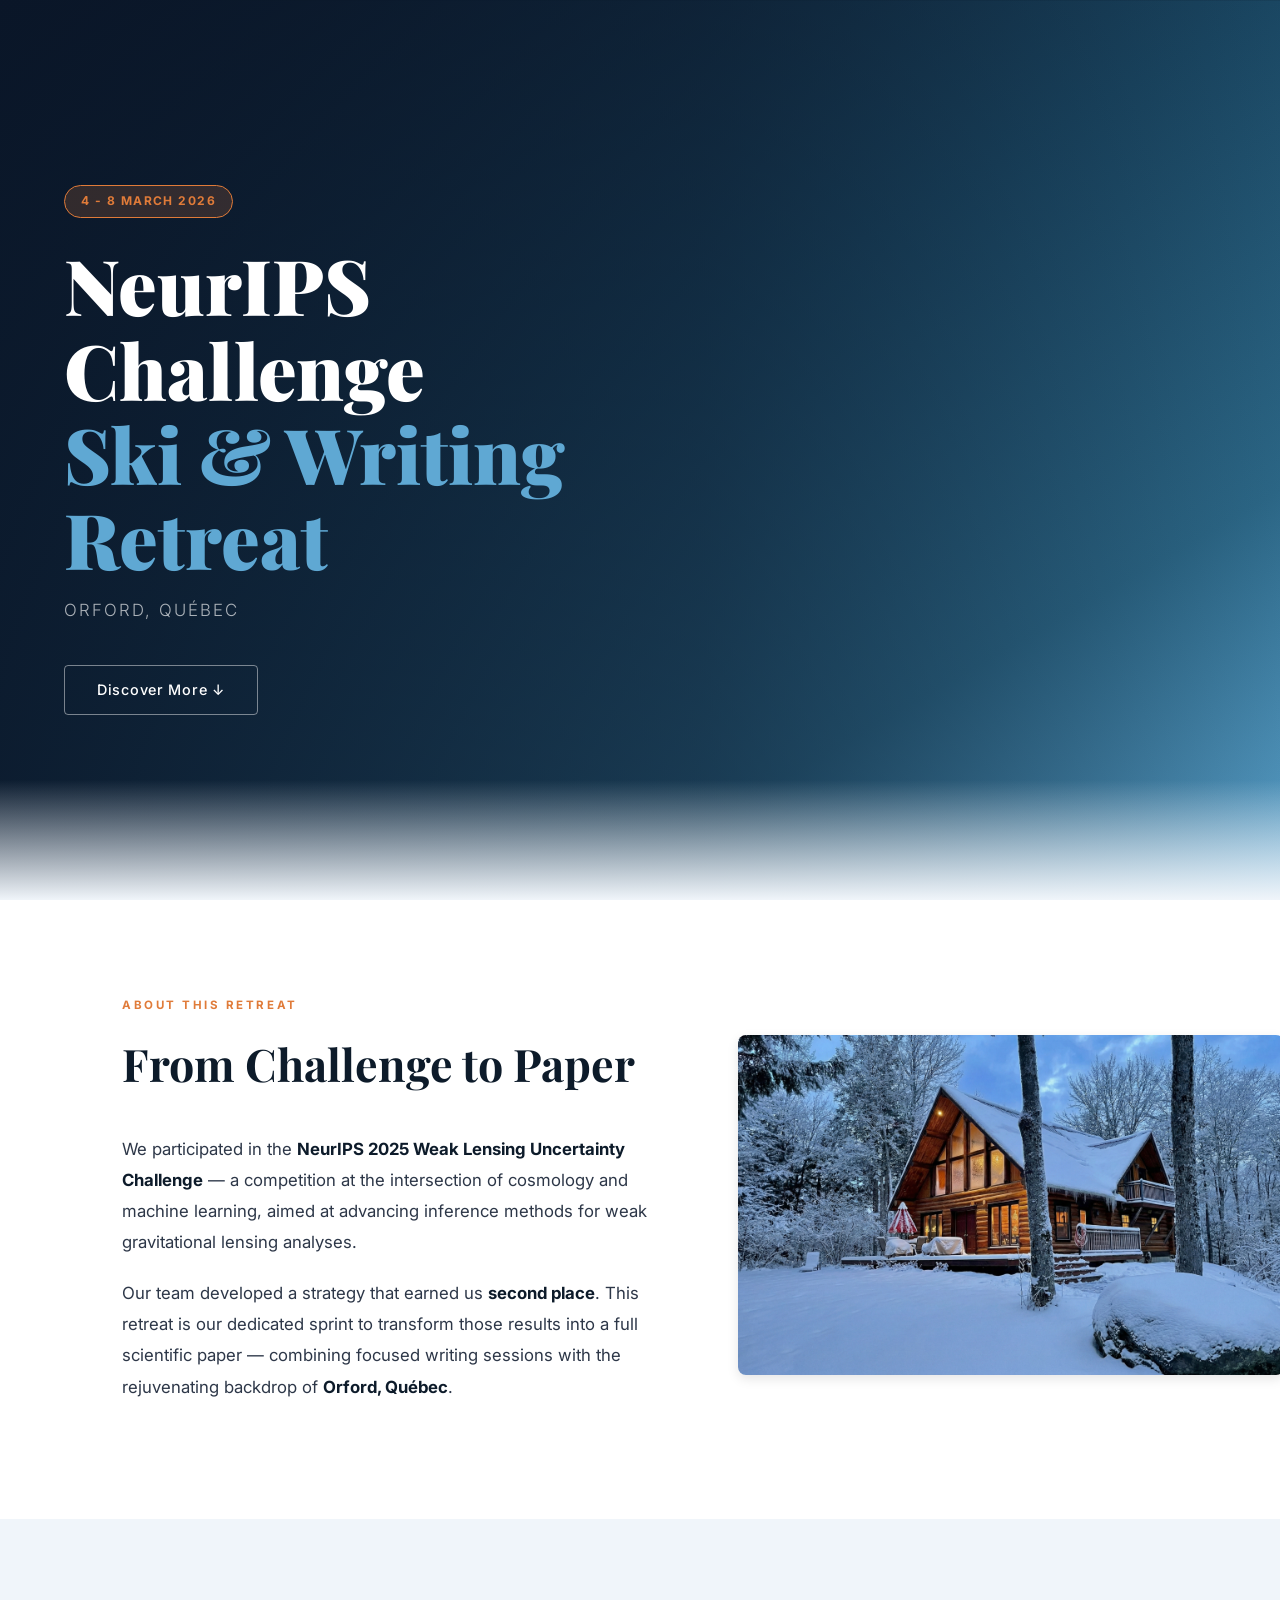
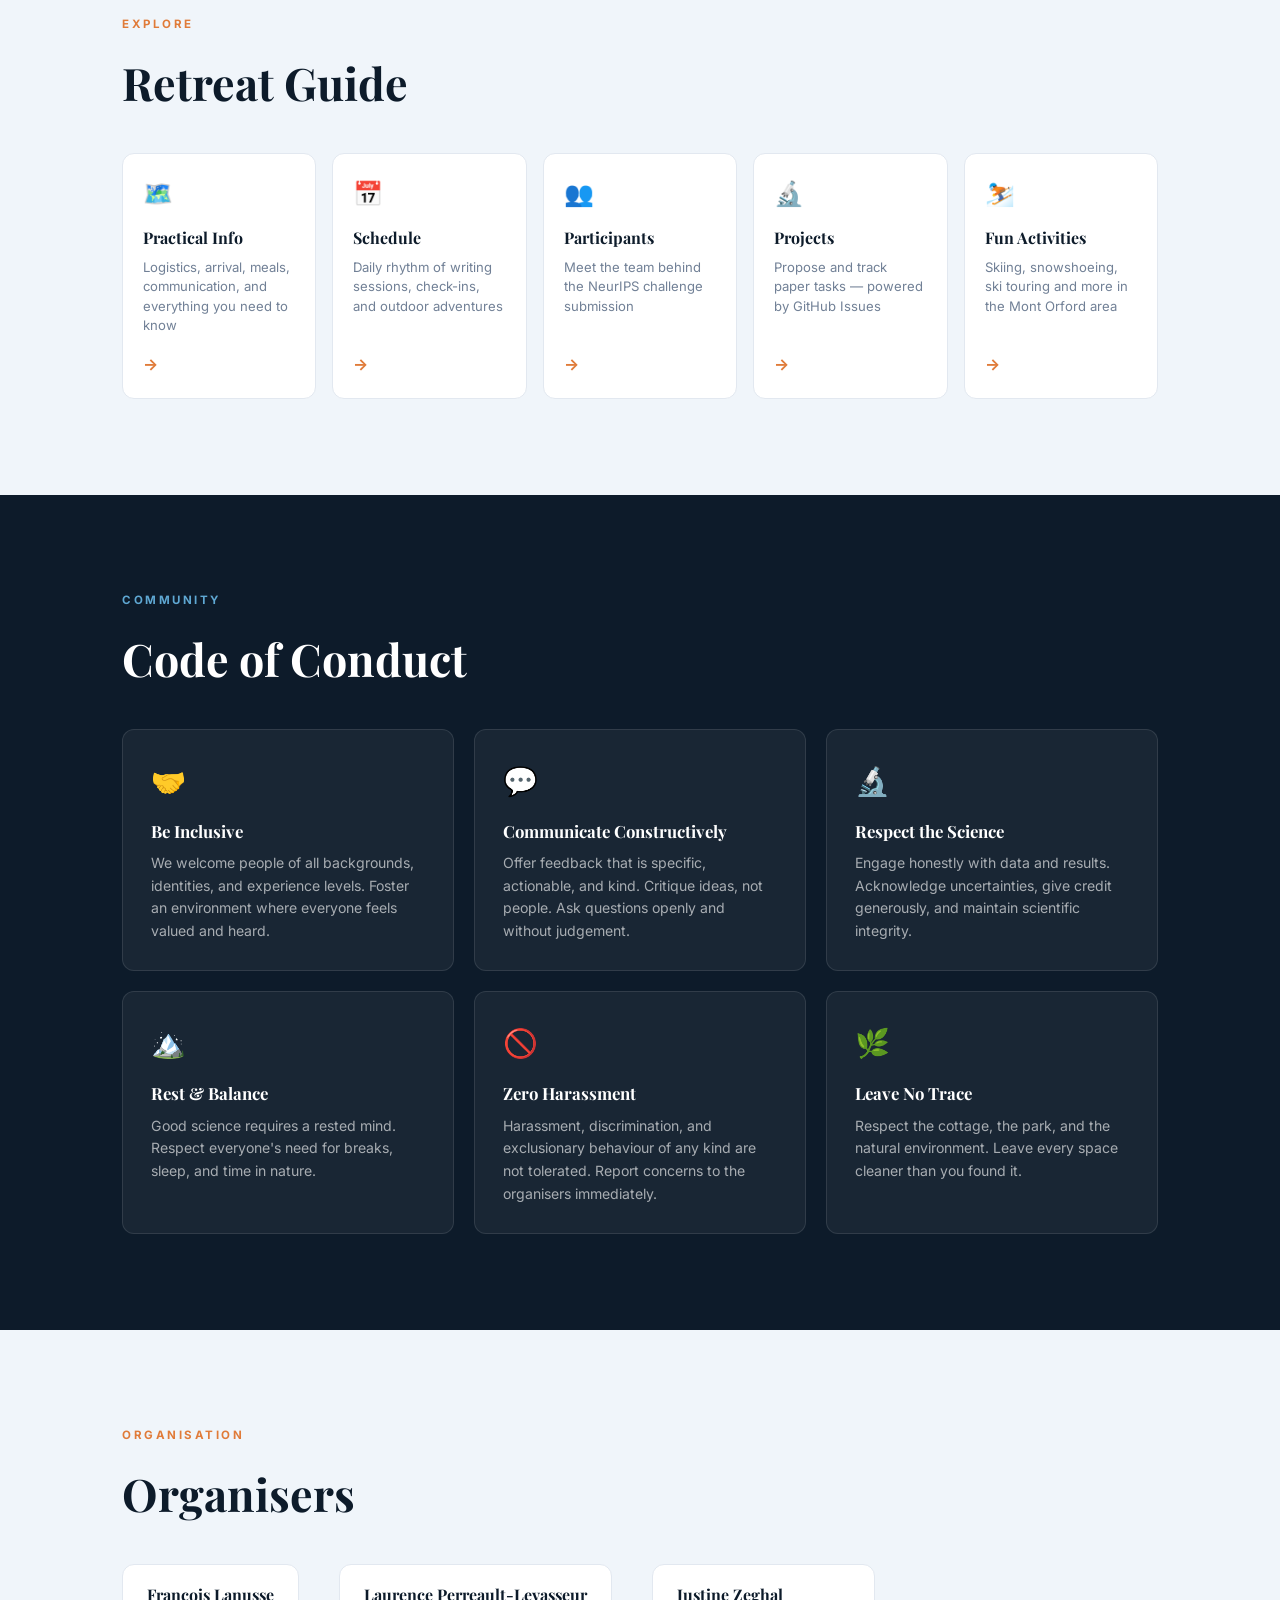
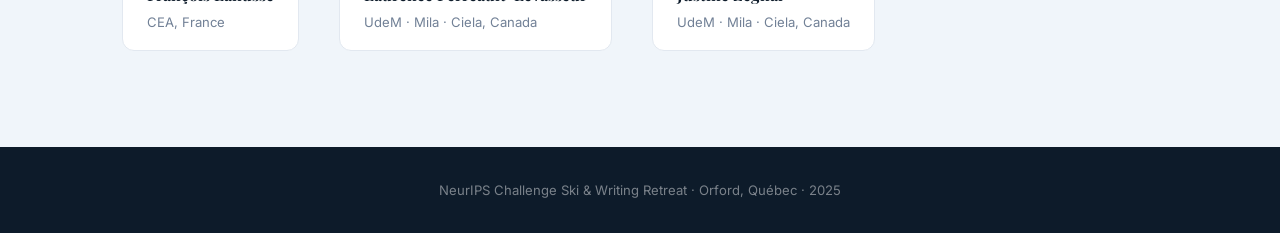
<file: index.html>
<!DOCTYPE html>
<html lang="en">
<head>
  <meta charset="UTF-8">
  <meta name="viewport" content="width=device-width, initial-scale=1.0">
  <title>NeurIPS Challenge Ski &amp; Writing Retreat</title>
  <link rel="preconnect" href="https://fonts.googleapis.com">
  <link rel="preconnect" href="https://fonts.gstatic.com" crossorigin>
  <link href="https://fonts.googleapis.com/css2?family=Playfair+Display:wght@400;700;900&family=Inter:wght@300;400;500;600&display=swap" rel="stylesheet">
  <link rel="stylesheet" href="style.css">
</head>
<body>

  <!-- Sticky nav — hidden until user scrolls past hero -->
  <nav class="sticky-nav" id="stickyNav">
    <div class="nav-inner">
      <a href="index.html" class="nav-logo">NeurIPS Retreat</a>
      <div class="nav-links">
        <a href="practical.html">Practical Info</a>
        <a href="schedule.html">Schedule</a>
        <a href="participants.html">Participants</a>
        <a href="projects.html">Projects</a>
        <a href="activities.html">Fun Activities</a>
      </div>
    </div>
  </nav>

  <!-- ═══════════════ HERO ═══════════════ -->
  <!--
    MOUNTAIN PHOTO INSTRUCTIONS
    ───────────────────────────
    1. Place your photo (e.g. mountain.jpg) in this folder
    2. In style.css, find the .hero rule and uncomment:
         background-image: url('mountain.jpg');
    3. Remove or comment out the gradient background line above it
  -->
  <section class="hero">
    <div class="hero-overlay"></div>
    <div class="hero-content">
      <div class="hero-badge">4 - 8 March 2026</div>
      <h1 class="hero-title">
        NeurIPS Challenge<br>
        <span class="hero-title-accent">Ski &amp; Writing Retreat</span>
      </h1>
      <p class="hero-subtitle">Orford, Québec</p>
      <a href="#rationale" class="hero-cta">Discover More ↓</a>
    </div>
  </section>

<!-- ═══════════════ RATIONALE ═══════════════ -->

  <section class="rationale" id="rationale">
    <div class="container">
      <div class="rationale-inner">
        <div class="rationale-text">
          <div class="section-label">About This Retreat</div>
          <h2>From Challenge to Paper</h2>
          <p class="body-text">
            We participated in the <a href="https://www.codabench.org/competitions/8934/" target="_blank" rel="noopener"><strong>NeurIPS 2025 Weak Lensing Uncertainty Challenge</strong></a> 
            — a competition at the intersection of cosmology and machine learning, aimed at advancing 
            inference methods for weak gravitational lensing analyses.
          </p>
          <p class="body-text">
            Our team developed a strategy that earned us <strong>second place</strong>.
            This retreat is our dedicated sprint to transform those results into a full scientific paper —
            combining focused writing sessions with the rejuvenating backdrop of <strong>Orford, Québec</strong>.
          </p>
        </div>
        <div class="rationale-image">
          <img src="img/cottage_pic.jpg" alt="The retreat cottage" style="width:130%; border-radius:8px; box-shadow:0 4px 12px rgba(0,0,0,0.1);">
        </div>
      </div>
    </div>
  </section>

  <!-- ═══════════════ NAVIGATION CARDS ═══════════════ -->
  <section class="nav-section" id="explore">
    <div class="container">
      <div class="section-label">Explore</div>
      <h2>Retreat Guide</h2>
      <div class="nav-cards">

        <a href="practical.html" class="nav-card">
          <div class="nav-card-icon">🗺️</div>
          <h3>Practical Info</h3>
          <p>Logistics, arrival, meals, communication, and everything you need to know</p>
          <span class="nav-card-arrow">→</span>
        </a>

        <a href="schedule.html" class="nav-card">
          <div class="nav-card-icon">📅</div>
          <h3>Schedule</h3>
          <p>Daily rhythm of writing sessions, check-ins, and outdoor adventures</p>
          <span class="nav-card-arrow">→</span>
        </a>

        <a href="participants.html" class="nav-card">
          <div class="nav-card-icon">👥</div>
          <h3>Participants</h3>
          <p>Meet the team behind the NeurIPS challenge submission</p>
          <span class="nav-card-arrow">→</span>
        </a>

        <a href="projects.html" class="nav-card">
          <div class="nav-card-icon">🔬</div>
          <h3>Projects</h3>
          <p>Propose and track paper tasks — powered by GitHub Issues</p>
          <span class="nav-card-arrow">→</span>
        </a>

        <a href="activities.html" class="nav-card">
          <div class="nav-card-icon">⛷️</div>
          <h3>Fun Activities</h3>
          <p>Skiing, snowshoeing, ski touring and more in the Mont Orford area</p>
          <span class="nav-card-arrow">→</span>
        </a>

      </div>
    </div>
  </section>

  <!-- ═══════════════ CODE OF CONDUCT ═══════════════ -->
  <section class="conduct" id="conduct">
    <div class="container">
      <div class="section-label">Community</div>
      <h2>Code of Conduct</h2>
      <div class="conduct-grid">

        <div class="conduct-item">
          <div class="conduct-icon">🤝</div>
          <h3>Be Inclusive</h3>
          <p>We welcome people of all backgrounds, identities, and experience levels. Foster an environment where everyone feels valued and heard.</p>
        </div>

        <div class="conduct-item">
          <div class="conduct-icon">💬</div>
          <h3>Communicate Constructively</h3>
          <p>Offer feedback that is specific, actionable, and kind. Critique ideas, not people. Ask questions openly and without judgement.</p>
        </div>

        <div class="conduct-item">
          <div class="conduct-icon">🔬</div>
          <h3>Respect the Science</h3>
          <p>Engage honestly with data and results. Acknowledge uncertainties, give credit generously, and maintain scientific integrity.</p>
        </div>

        <div class="conduct-item">
          <div class="conduct-icon">🏔️</div>
          <h3>Rest &amp; Balance</h3>
          <p>Good science requires a rested mind. Respect everyone's need for breaks, sleep, and time in nature.</p>
        </div>

        <div class="conduct-item">
          <div class="conduct-icon">🚫</div>
          <h3>Zero Harassment</h3>
          <p>Harassment, discrimination, and exclusionary behaviour of any kind are not tolerated. Report concerns to the organisers immediately.</p>
        </div>

        <div class="conduct-item">
          <div class="conduct-icon">🌿</div>
          <h3>Leave No Trace</h3>
          <p>Respect the cottage, the park, and the natural environment. Leave every space cleaner than you found it.</p>
        </div>

      </div>
    </div>
  </section>

  <!-- ═══════════════ ORGANISERS ═══════════════ -->
  <section class="organisers">
    <div class="container">
      <div class="section-label">Organisation</div>
      <h2>Organisers</h2>
      <div class="organisers-list">
        <div class="organiser-item">
          <div class="organiser-name">François Lanusse</div>
          <div class="organiser-affil">CEA, France</div>
        </div>
        <div class="organiser-item">
          <div class="organiser-name">Laurence Perreault-Levasseur</div>
          <div class="organiser-affil">UdeM · Mila · Ciela, Canada</div>
        </div>
        <div class="organiser-item">
          <div class="organiser-name">Justine Zeghal</div>
          <div class="organiser-affil">UdeM · Mila · Ciela, Canada</div>
        </div>
      </div>
    </div>
  </section>

<footer class="footer">
    <p>NeurIPS Challenge Ski &amp; Writing Retreat · Orford, Québec · 2025</p>
  </footer>

  <script src="script.js"></script>
</body>
</html>
</file>
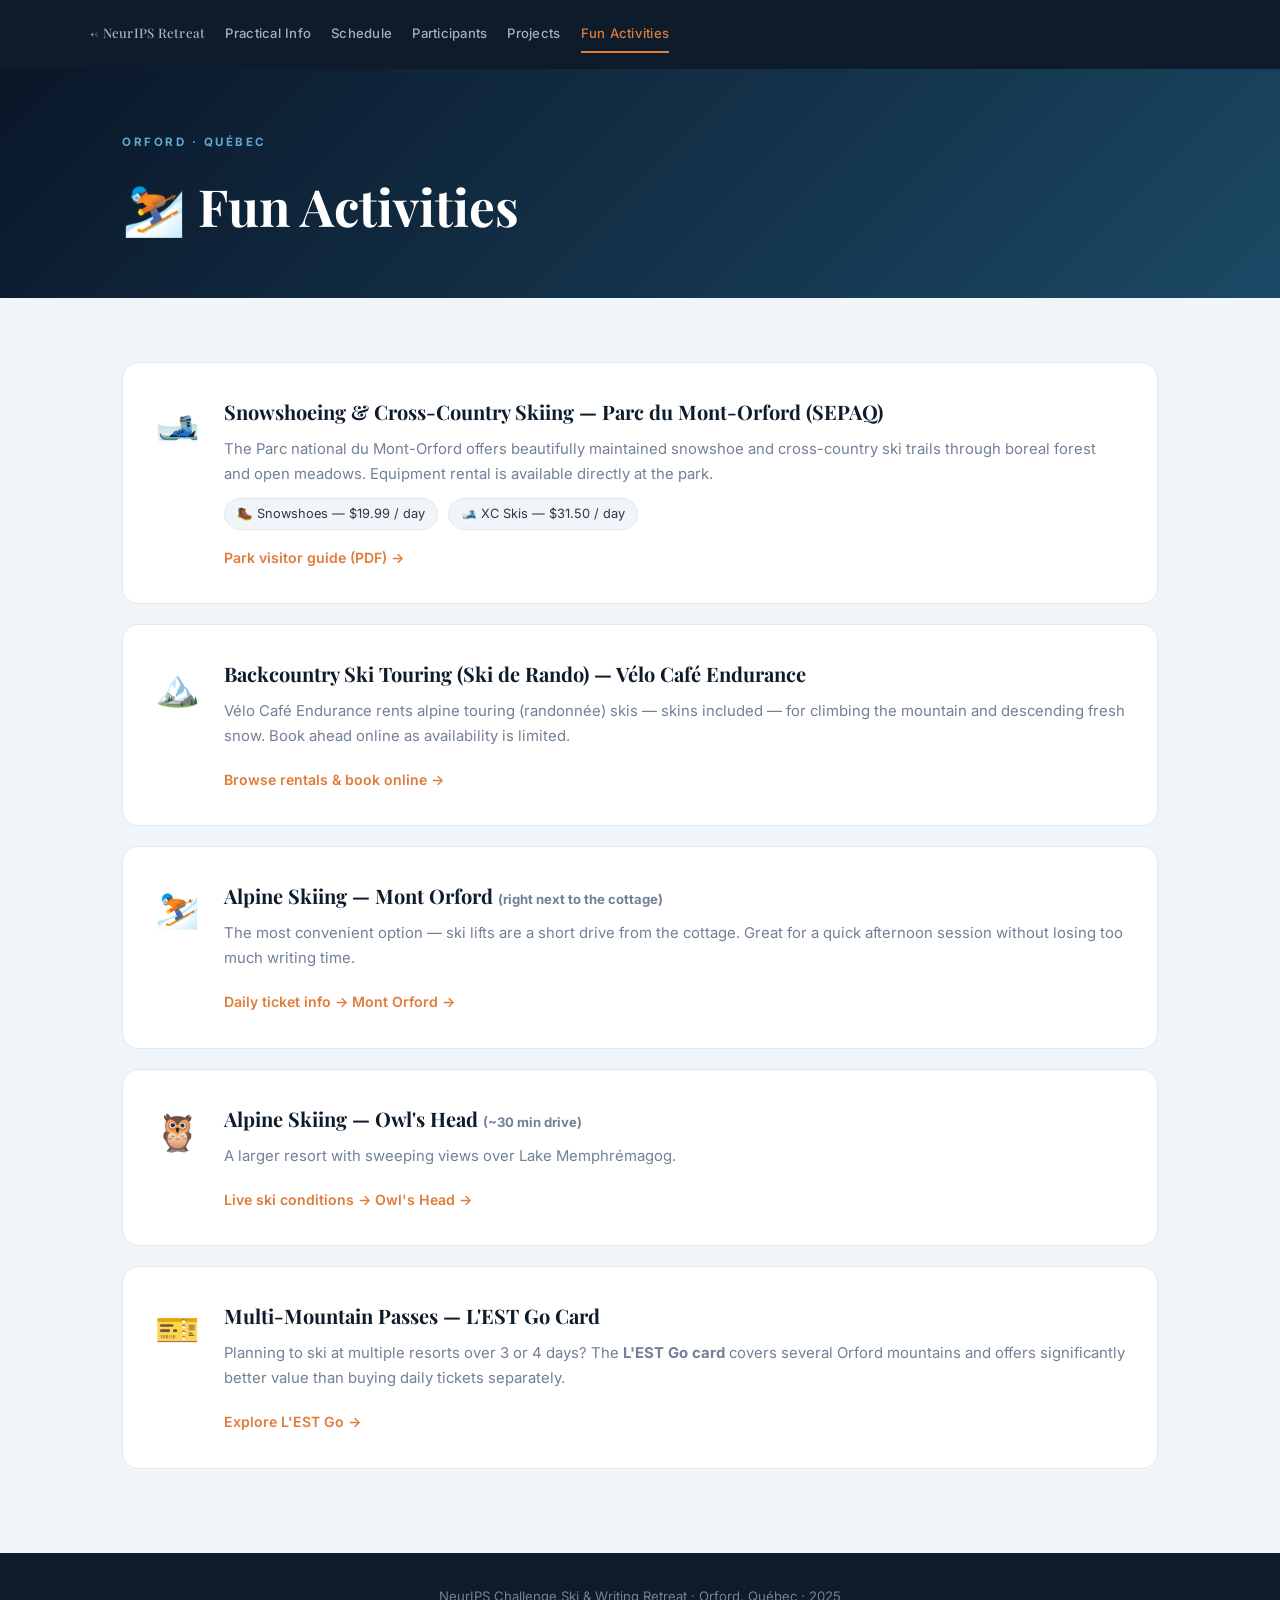
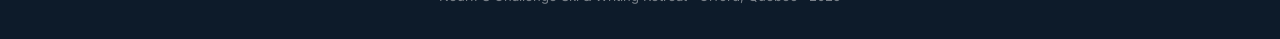
<file: activities.html>
<!DOCTYPE html>
<html lang="en">
<head>
  <meta charset="UTF-8">
  <meta name="viewport" content="width=device-width, initial-scale=1.0">
  <title>Fun Activities — NeurIPS Ski Retreat</title>
  <link rel="preconnect" href="https://fonts.googleapis.com">
  <link rel="preconnect" href="https://fonts.gstatic.com" crossorigin>
  <link href="https://fonts.googleapis.com/css2?family=Playfair+Display:wght@400;700;900&family=Inter:wght@300;400;500;600&display=swap" rel="stylesheet">
  <link rel="stylesheet" href="style.css">
</head>
<body>

  <nav class="page-nav">
    <div class="page-nav-inner">
      <a href="index.html" class="page-nav-logo">← NeurIPS Retreat</a>
      <a href="practical.html">Practical Info</a>
      <a href="schedule.html">Schedule</a>
      <a href="participants.html">Participants</a>
      <a href="projects.html">Projects</a>
      <a href="activities.html" class="active">Fun Activities</a>
    </div>
  </nav>

  <div class="page-hero">
    <div class="container">
      <div class="section-label">Orford · Québec</div>
      <h1>⛷️ Fun Activities</h1>
    </div>
  </div>

  <section class="activities-section">
    <div class="container">

      <div class="activity-card">
        <div class="activity-icon">🎿</div>
        <div class="activity-content">
          <h3>Snowshoeing &amp; Cross-Country Skiing — Parc du Mont-Orford (SEPAQ)</h3>
          <p>
            The Parc national du Mont-Orford offers beautifully maintained snowshoe and cross-country ski
            trails through boreal forest and open meadows. Equipment rental is available directly at the park.
          </p>
          <div>
            <span class="activity-tag">🥾 Snowshoes — $19.99 / day</span>
            <span class="activity-tag">🎿 XC Skis — $31.50 / day</span>
          </div>
          <a class="activity-link"
             href="https://www.sepaq.com/resources/docs/pq/mor/mor_guide_visiteur.pdf"
             target="_blank" rel="noopener">
            Park visitor guide (PDF) →
          </a>
        </div>
      </div>

      <div class="activity-card">
        <div class="activity-icon">🏔️</div>
        <div class="activity-content">
          <h3>Backcountry Ski Touring (Ski de Rando) — Vélo Café Endurance</h3>
          <p>
            Vélo Café Endurance rents alpine touring (randonnée) skis — skins included —
            for climbing the mountain and descending fresh snow.
            Book ahead online as availability is limited.
          </p>
          <a class="activity-link"
             href="https://velo-cafe-endurance.booqableshop.com"
             target="_blank" rel="noopener">
            Browse rentals &amp; book online →
          </a>
        </div>
      </div>

      <div class="activity-card">
        <div class="activity-icon">⛷️</div>
        <div class="activity-content">
          <h3>Alpine Skiing — Mont Orford <span style="font-size:0.82rem;color:var(--muted);font-family:'Inter',sans-serif;">(right next to the cottage)</span></h3>
          <p>
            The most convenient option — ski lifts are a short drive from the cottage.
            Great for a quick afternoon session without losing too much writing time.
          </p>
          <a class="activity-link"
             href="https://montorford.com/en-ca/winter/alpine-skiing/daily-tickets-alpine-skiing/"
             target="_blank" rel="noopener">
            Daily ticket info → Mont Orford →
          </a>
        </div>
      </div>

      <div class="activity-card">
        <div class="activity-icon">🦉</div>
        <div class="activity-content">
          <h3>Alpine Skiing — Owl's Head <span style="font-size:0.82rem;color:var(--muted);font-family:'Inter',sans-serif;">(~30 min drive)</span></h3>
          <p>
            A larger resort with sweeping views over Lake Memphrémagog.
          </p>
          <a class="activity-link"
             href="https://owlshead.com/en/ski-conditions/"
             target="_blank" rel="noopener">
            Live ski conditions → Owl's Head →
          </a>
        </div>
      </div>

      <div class="activity-card">
        <div class="activity-icon">🎫</div>
        <div class="activity-content">
          <h3>Multi-Mountain Passes — L'EST Go Card</h3>
          <p>
            Planning to ski at multiple resorts over 3 or 4 days? The <strong>L'EST Go card</strong> covers
            several Orford mountains and offers significantly better value than buying daily tickets
            separately.
          </p>
          <a class="activity-link"
             href="https://www.easterntownships.org/lestgo"
             target="_blank" rel="noopener">
            Explore L'EST Go →
          </a>
        </div>
      </div>

    </div>
  </section>

  <footer class="footer">
    <p>NeurIPS Challenge Ski &amp; Writing Retreat · Orford, Québec · 2025</p>
  </footer>

  <script src="script.js"></script>
</body>
</html>
</file>
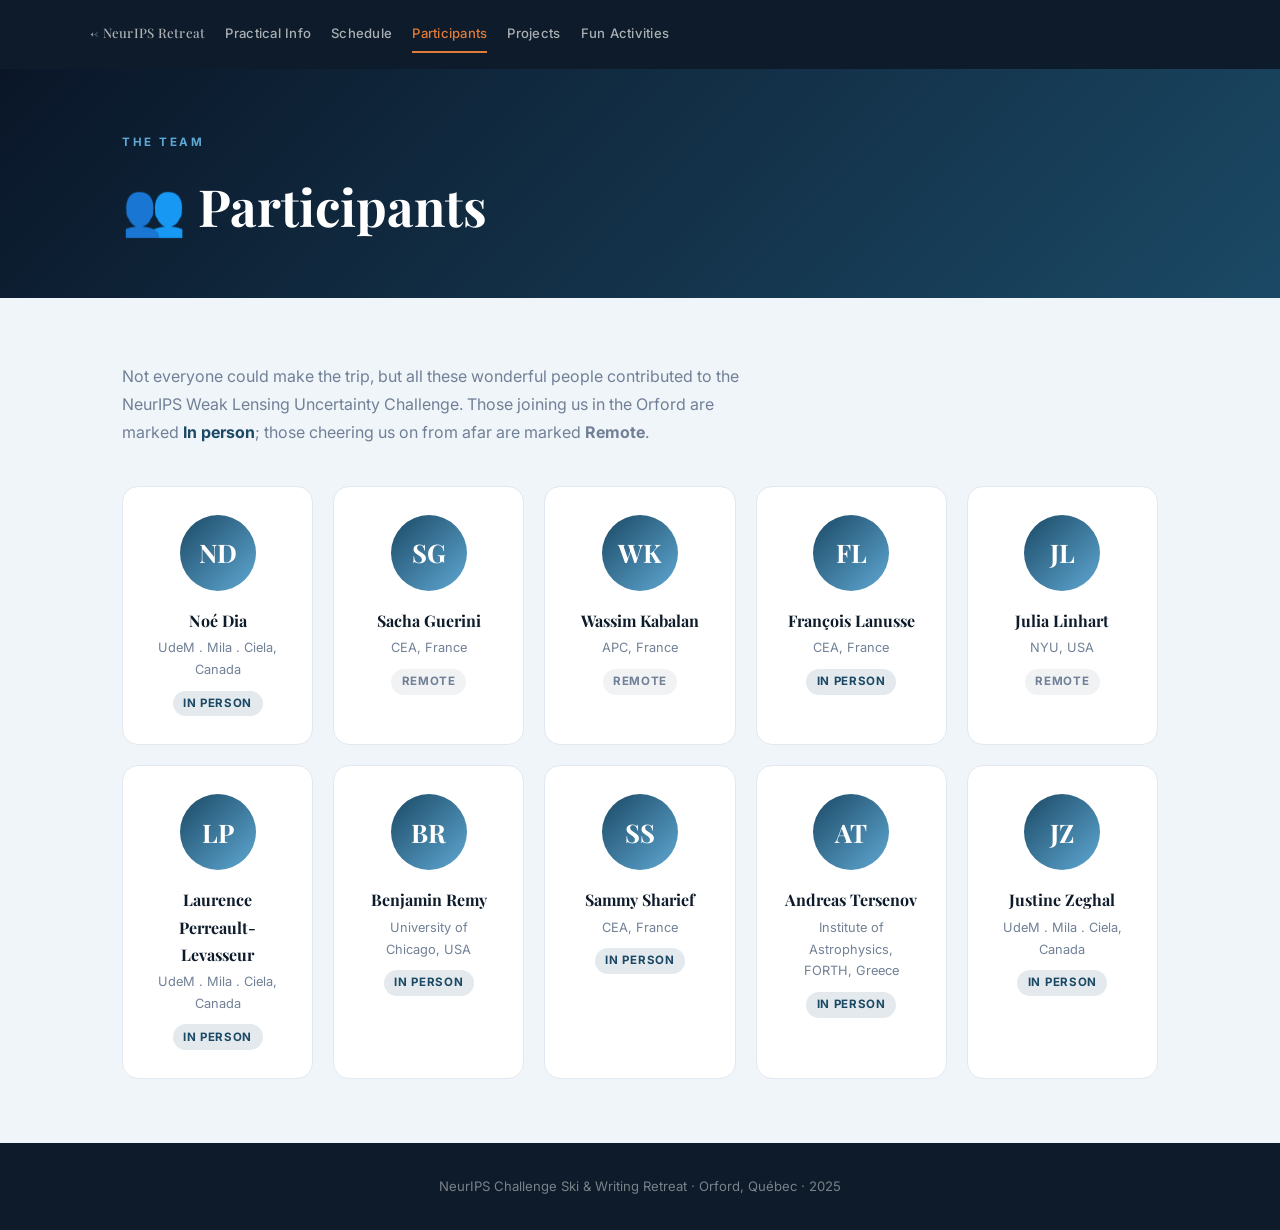
<file: participants.html>
<!DOCTYPE html>
<html lang="en">
<head>
  <meta charset="UTF-8">
  <meta name="viewport" content="width=device-width, initial-scale=1.0">
  <title>Participants — NeurIPS Ski Retreat</title>
  <link rel="preconnect" href="https://fonts.googleapis.com">
  <link rel="preconnect" href="https://fonts.gstatic.com" crossorigin>
  <link href="https://fonts.googleapis.com/css2?family=Playfair+Display:wght@400;700;900&family=Inter:wght@300;400;500;600&display=swap" rel="stylesheet">
  <link rel="stylesheet" href="style.css">
</head>
<body>

  <nav class="page-nav">
    <div class="page-nav-inner">
      <a href="index.html" class="page-nav-logo">← NeurIPS Retreat</a>
      <a href="practical.html">Practical Info</a>
      <a href="schedule.html">Schedule</a>
      <a href="participants.html" class="active">Participants</a>
      <a href="projects.html">Projects</a>
      <a href="activities.html">Fun Activities</a>
    </div>
  </nav>

  <div class="page-hero">
    <div class="container">
      <div class="section-label">The Team</div>
      <h1>👥 Participants</h1>
    </div>
  </div>

  <section class="participants-section">
    <div class="container">

      <p style="color:var(--muted); font-size:1rem; max-width:620px; margin-bottom:2.5rem; line-height:1.75;">
        Not everyone could make the trip, but all these wonderful people contributed to the
        NeurIPS Weak Lensing Uncertainty Challenge.
        Those joining us in the Orford are marked <strong style="color:var(--blue);">In person</strong>;
        those cheering us on from afar are marked <strong style="color:var(--muted);">Remote</strong>.
      </p>

      <div class="participants-grid">

        <!--
          HOW TO ADD A PARTICIPANT:
          Copy the block below, uncomment it, and fill in initials, name, role.

        <div class="participant-card">
          <div class="participant-avatar">AB</div>
          <div class="participant-name">Alice Brillouin</div>
          <div class="participant-role">Cosmology · UdeM</div>
        </div>
        -->

        <div class="participant-card">
          <div class="participant-avatar">ND</div>
          <div class="participant-name">Noé Dia</div>
          <div class="participant-role">UdeM . Mila . Ciela, Canada</div>
          <div class="participant-presence presence-inperson">In person</div>
        </div>

        <div class="participant-card">
          <div class="participant-avatar">SG</div>
          <div class="participant-name">Sacha Guerini</div>
          <div class="participant-role"> CEA, France</div>
          <div class="participant-presence presence-remote">Remote</div>
        </div>


        <div class="participant-card">
          <div class="participant-avatar">WK</div>
          <div class="participant-name">Wassim Kabalan</div>
          <div class="participant-role"> APC, France</div>
          <div class="participant-presence presence-remote">Remote</div>
        </div>

        <div class="participant-card">
          <div class="participant-avatar">FL</div>
          <div class="participant-name">François Lanusse</div>
          <div class="participant-role"> CEA, France</div>
          <div class="participant-presence presence-inperson">In person</div>
        </div>

        <div class="participant-card">
          <div class="participant-avatar">JL</div>
          <div class="participant-name">Julia Linhart</div>
          <div class="participant-role"> NYU, USA</div>
          <div class="participant-presence presence-remote">Remote</div>
        </div>

        <div class="participant-card">
          <div class="participant-avatar">LP</div>
          <div class="participant-name">Laurence Perreault-Levasseur</div>
          <div class="participant-role">UdeM . Mila . Ciela, Canada</div>
          <div class="participant-presence presence-inperson">In person</div>
        </div>

        <div class="participant-card">
          <div class="participant-avatar">BR</div>
          <div class="participant-name">Benjamin Remy</div>
          <div class="participant-role">University of Chicago, USA</div>
          <div class="participant-presence presence-inperson">In person</div>
        </div>

        <div class="participant-card">
          <div class="participant-avatar">SS</div>
          <div class="participant-name">Sammy Sharief</div>
          <div class="participant-role">CEA, France</div>
          <div class="participant-presence presence-inperson">In person</div>
        </div>

        <div class="participant-card">
          <div class="participant-avatar">AT</div>
          <div class="participant-name">Andreas Tersenov</div>
          <div class="participant-role">Institute of Astrophysics, FORTH, Greece</div>
          <div class="participant-presence presence-inperson">In person</div>
        </div>

        <div class="participant-card">
          <div class="participant-avatar">JZ</div>
          <div class="participant-name">Justine Zeghal</div>
          <div class="participant-role">UdeM . Mila . Ciela, Canada</div>
          <div class="participant-presence presence-inperson">In person</div>
        </div>

        <!-- <div class="participant-card participant-add">
          <div style="font-size:1.75rem;">＋</div>
          <div>Add participants<br>by editing this file</div>
        </div> -->

      </div>
    </div>
  </section>

  <footer class="footer">
    <p>NeurIPS Challenge Ski &amp; Writing Retreat · Orford, Québec · 2025</p>
  </footer>

  <script src="script.js"></script>
</body>
</html>
</file>
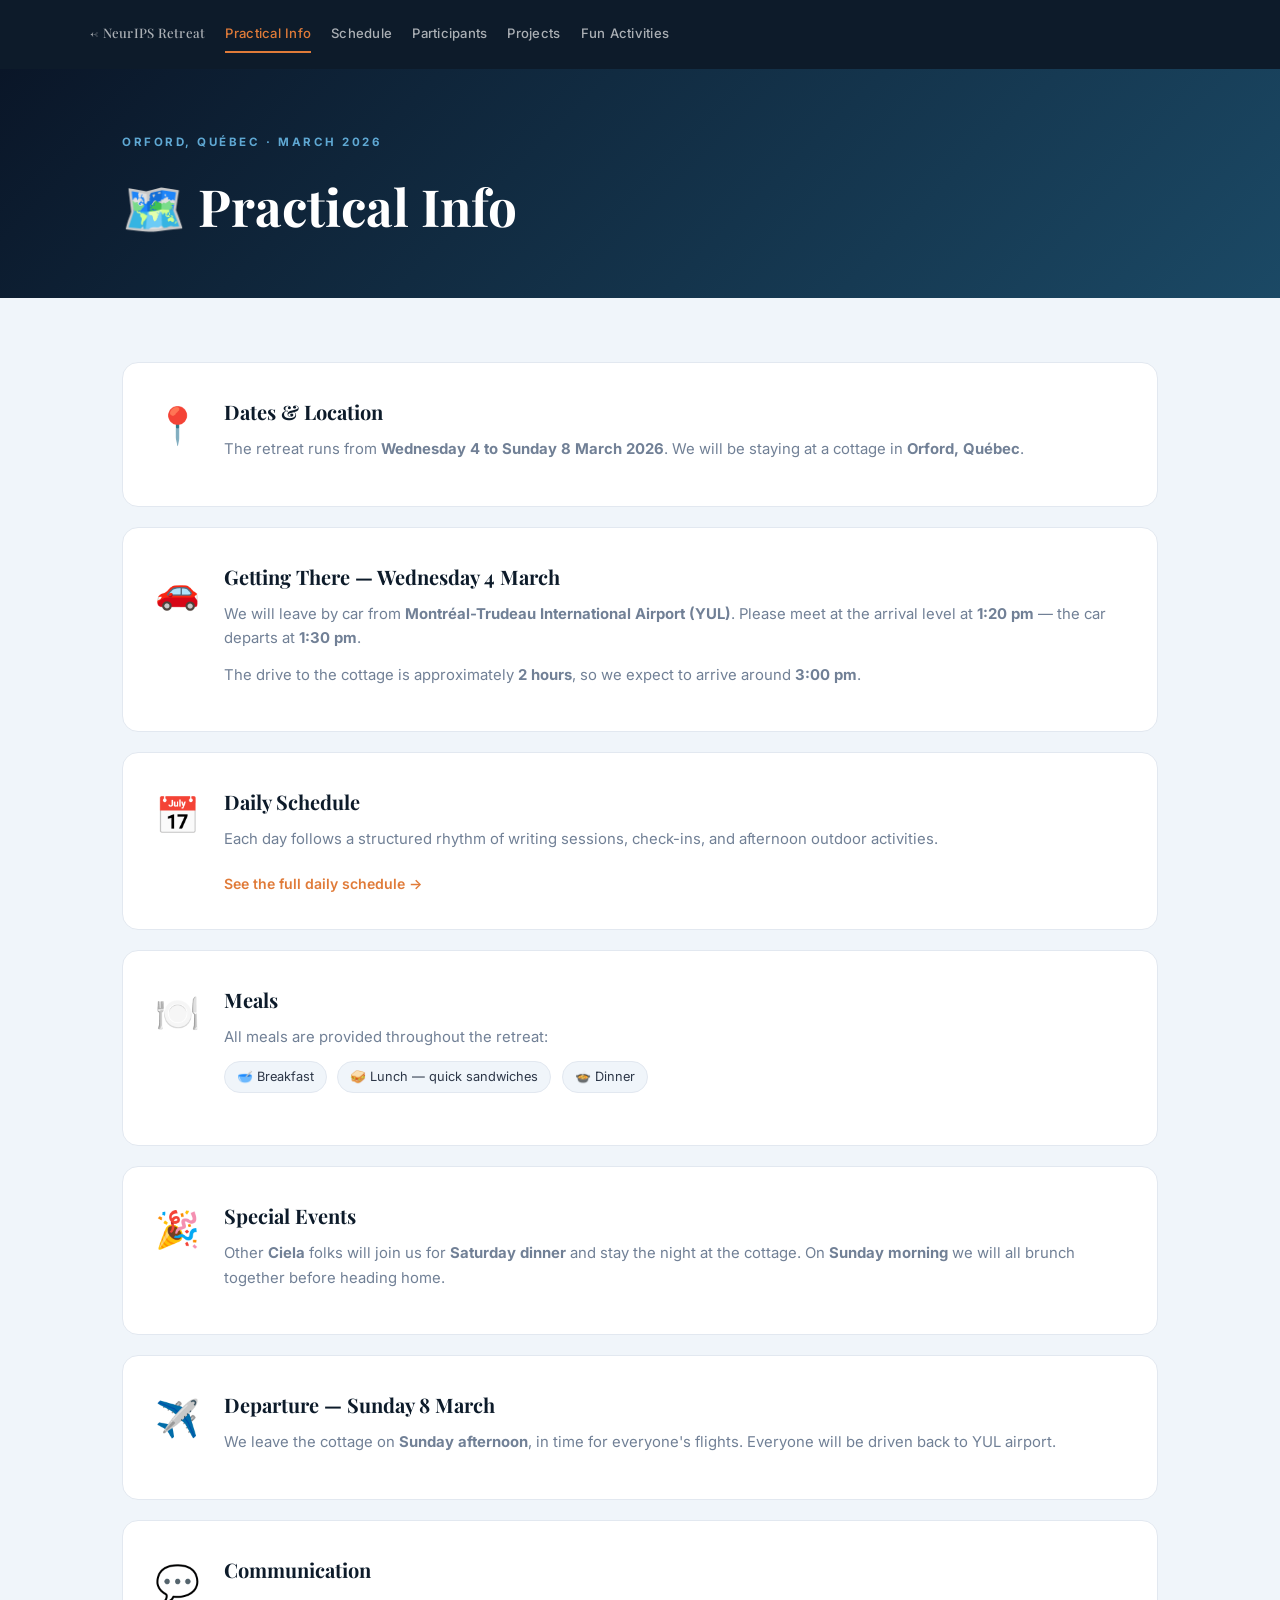
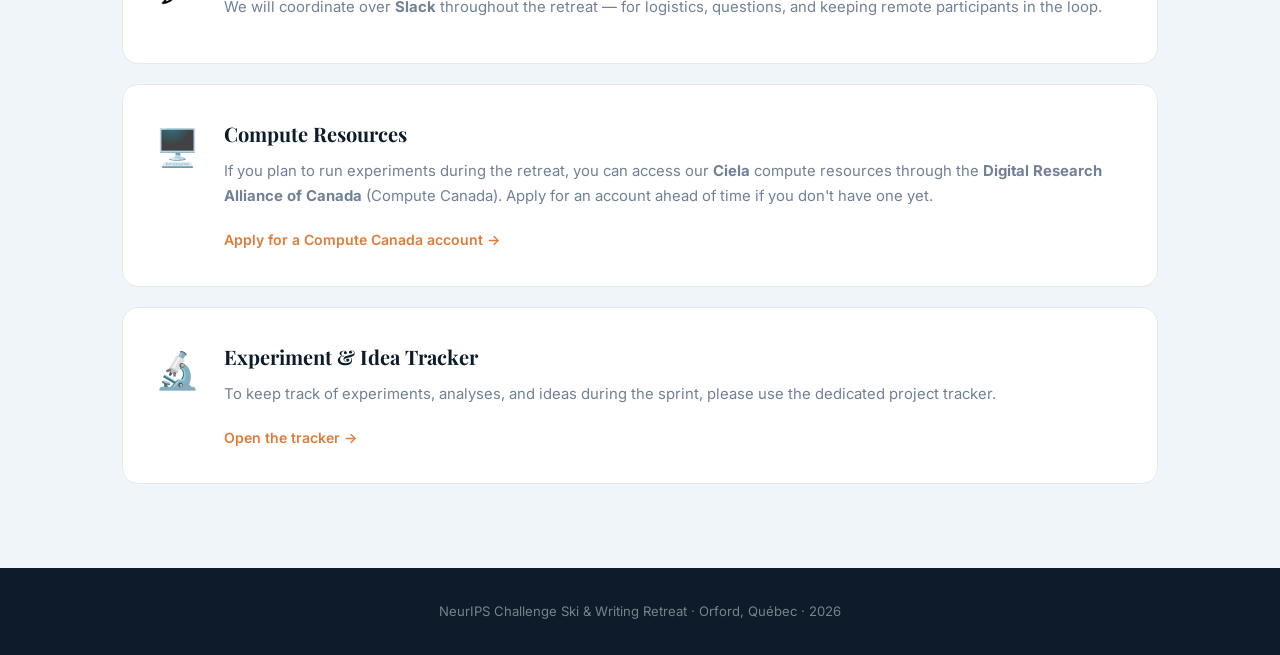
<file: practical.html>
<!DOCTYPE html>
<html lang="en">
<head>
  <meta charset="UTF-8">
  <meta name="viewport" content="width=device-width, initial-scale=1.0">
  <title>Practical Info — NeurIPS Ski Retreat</title>
  <link rel="preconnect" href="https://fonts.googleapis.com">
  <link rel="preconnect" href="https://fonts.gstatic.com" crossorigin>
  <link href="https://fonts.googleapis.com/css2?family=Playfair+Display:wght@400;700;900&family=Inter:wght@300;400;500;600&display=swap" rel="stylesheet">
  <link rel="stylesheet" href="style.css">
</head>
<body>

  <nav class="page-nav">
    <div class="page-nav-inner">
      <a href="index.html" class="page-nav-logo">← NeurIPS Retreat</a>
      <a href="practical.html" class="active">Practical Info</a>
      <a href="schedule.html">Schedule</a>
      <a href="participants.html">Participants</a>
      <a href="projects.html">Projects</a>
      <a href="activities.html">Fun Activities</a>
    </div>
  </nav>

  <div class="page-hero">
    <div class="container">
      <div class="section-label">Orford, Québec · March 2026</div>
      <h1>🗺️ Practical Info</h1>
    </div>
  </div>

  <section class="activities-section">
    <div class="container">

      <!-- DATES & LOCATION -->
      <div class="activity-card">
        <div class="activity-icon">📍</div>
        <div class="activity-content">
          <h3>Dates &amp; Location</h3>
          <p>
            The retreat runs from <strong>Wednesday 4 to Sunday 8 March 2026</strong>.
            We will be staying at a cottage in <strong>Orford, Québec</strong>.
          </p>
        </div>
      </div>

      <!-- ARRIVAL -->
      <div class="activity-card">
        <div class="activity-icon">🚗</div>
        <div class="activity-content">
          <h3>Getting There — Wednesday 4 March</h3>
          <p>
            We will leave by car from <strong>Montréal-Trudeau International Airport (YUL)</strong>.
            Please meet at the arrival level at <strong>1:20 pm</strong> — the car departs at <strong>1:30 pm</strong>.
          </p>
          <p>
            The drive to the cottage is approximately <strong>2 hours</strong>,
            so we expect to arrive around <strong>3:00 pm</strong>.
          </p>
        </div>
      </div>

      <!-- DAILY SCHEDULE -->
      <div class="activity-card">
        <div class="activity-icon">📅</div>
        <div class="activity-content">
          <h3>Daily Schedule</h3>
          <p>
            Each day follows a structured rhythm of writing sessions, check-ins, and afternoon outdoor activities.
          </p>
          <a class="activity-link" href="schedule.html">
            See the full daily schedule →
          </a>
        </div>
      </div>

      <!-- MEALS -->
      <div class="activity-card">
        <div class="activity-icon">🍽️</div>
        <div class="activity-content">
          <h3>Meals</h3>
          <p>
            All meals are provided throughout the retreat:
          </p>
          <div>
            <span class="activity-tag">🥣 Breakfast</span>
            <span class="activity-tag">🥪 Lunch — quick sandwiches</span>
            <span class="activity-tag">🍲 Dinner</span>
          </div>
          <p style="margin-top:0.75rem;">
          </p>
        </div>
      </div>

      <!-- SPECIAL EVENTS -->
      <div class="activity-card">
        <div class="activity-icon">🎉</div>
        <div class="activity-content">
          <h3>Special Events</h3>
          <p>
            Other <strong>Ciela</strong> folks will join us for <strong>Saturday dinner</strong> and stay the night at the cottage.
            On <strong>Sunday morning</strong> we will all brunch together before heading home.
          </p>
        </div>
      </div>

      <!-- DEPARTURE -->
      <div class="activity-card">
        <div class="activity-icon">✈️</div>
        <div class="activity-content">
          <h3>Departure — Sunday 8 March</h3>
          <p>
            We leave the cottage on <strong>Sunday afternoon</strong>, in time for everyone's flights.
            Everyone will be driven back to YUL airport.
          </p>
        </div>
      </div>

      <!-- COMMUNICATION -->
      <div class="activity-card">
        <div class="activity-icon">💬</div>
        <div class="activity-content">
          <h3>Communication</h3>
          <p>
            We will coordinate over <strong>Slack</strong> throughout the retreat —
            for logistics, questions, and keeping remote participants in the loop.
          </p>
          <!-- Replace # with your Slack workspace / channel URL -->
        </div>
      </div>

      <!-- COMPUTE -->
      <div class="activity-card">
        <div class="activity-icon">🖥️</div>
        <div class="activity-content">
          <h3>Compute Resources</h3>
          <p>
            If you plan to run experiments during the retreat, you can access our <strong>Ciela</strong> compute
            resources through the <strong>Digital Research Alliance of Canada</strong> (Compute Canada).
            Apply for an account ahead of time if you don't have one yet.
          </p>
          <a class="activity-link"
             href="https://www.alliancecan.ca/en/our-services/advanced-research-computing/account-management/apply-account"
             target="_blank" rel="noopener">
            Apply for a Compute Canada account →
          </a>
        </div>
      </div>

      <!-- TRACKER -->
      <div class="activity-card">
        <div class="activity-icon">🔬</div>
        <div class="activity-content">
          <h3>Experiment &amp; Idea Tracker</h3>
          <p>
            To keep track of experiments, analyses, and ideas during the sprint,
            please use the dedicated project tracker.
          </p>
          <a class="activity-link" href="projects.html">
            Open the tracker →
          </a>
        </div>
      </div>

    </div>
  </section>

  <footer class="footer">
    <p>NeurIPS Challenge Ski &amp; Writing Retreat · Orford, Québec · 2026</p>
  </footer>

  <script src="script.js"></script>
</body>
</html>
</file>
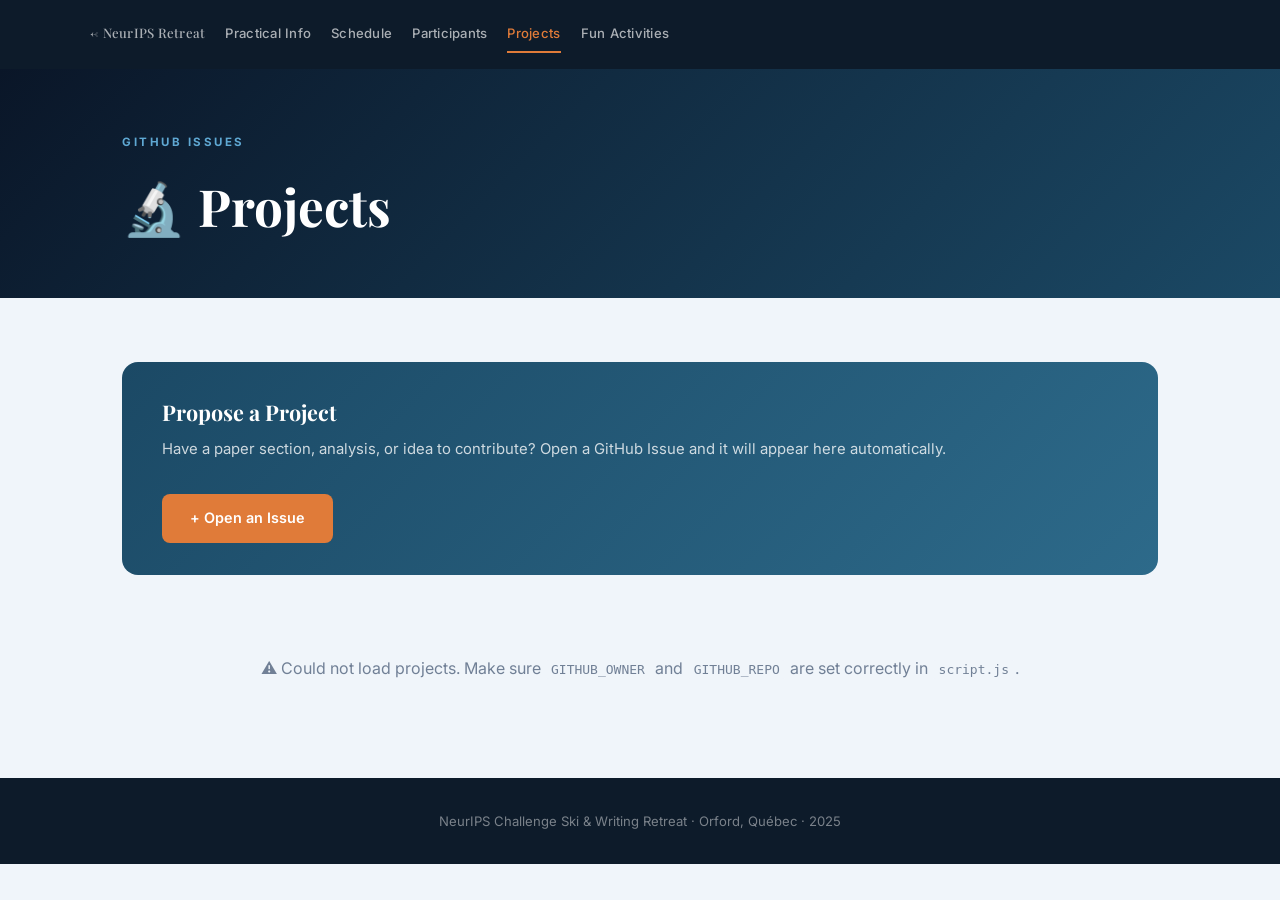
<file: projects.html>
<!DOCTYPE html>
<html lang="en">
<head>
  <meta charset="UTF-8">
  <meta name="viewport" content="width=device-width, initial-scale=1.0">
  <title>Projects — NeurIPS Ski Retreat</title>
  <link rel="preconnect" href="https://fonts.googleapis.com">
  <link rel="preconnect" href="https://fonts.gstatic.com" crossorigin>
  <link href="https://fonts.googleapis.com/css2?family=Playfair+Display:wght@400;700;900&family=Inter:wght@300;400;500;600&display=swap" rel="stylesheet">
  <link rel="stylesheet" href="style.css">
</head>
<body>

  <nav class="page-nav">
    <div class="page-nav-inner">
      <a href="index.html" class="page-nav-logo">← NeurIPS Retreat</a>
      <a href="practical.html">Practical Info</a>
      <a href="schedule.html">Schedule</a>
      <a href="participants.html">Participants</a>
      <a href="projects.html" class="active">Projects</a>
      <a href="activities.html">Fun Activities</a>
    </div>
  </nav>

  <div class="page-hero">
    <div class="container">
      <div class="section-label">GitHub Issues</div>
      <h1>🔬 Projects</h1>
    </div>
  </div>

  <section class="projects-section">
    <div class="container">

      <div class="project-propose">
        <div>
          <h3>Propose a Project</h3>
          <p>
            Have a paper section, analysis, or idea to contribute?
            Open a GitHub Issue and it will appear here automatically.
          </p>
        </div>
        <a class="btn-propose" id="new-issue-link" href="#" target="_blank" rel="noopener">
          + Open an Issue
        </a>
      </div>

      <div id="projects-loading">Loading projects from GitHub Issues…</div>
      <div class="projects-grid" id="projects-grid" style="display:none;"></div>
      <div id="projects-error">
        ⚠️ Could not load projects. Make sure
        <code style="background:var(--snow); padding:0.1rem 0.4rem; border-radius:4px;">GITHUB_OWNER</code>
        and
        <code style="background:var(--snow); padding:0.1rem 0.4rem; border-radius:4px;">GITHUB_REPO</code>
        are set correctly in <code style="background:var(--snow); padding:0.1rem 0.4rem; border-radius:4px;">script.js</code>.
      </div>

    </div>
  </section>

  <footer class="footer">
    <p>NeurIPS Challenge Ski &amp; Writing Retreat · Orford, Québec · 2025</p>
  </footer>

  <script src="script.js"></script>
</body>
</html>
</file>
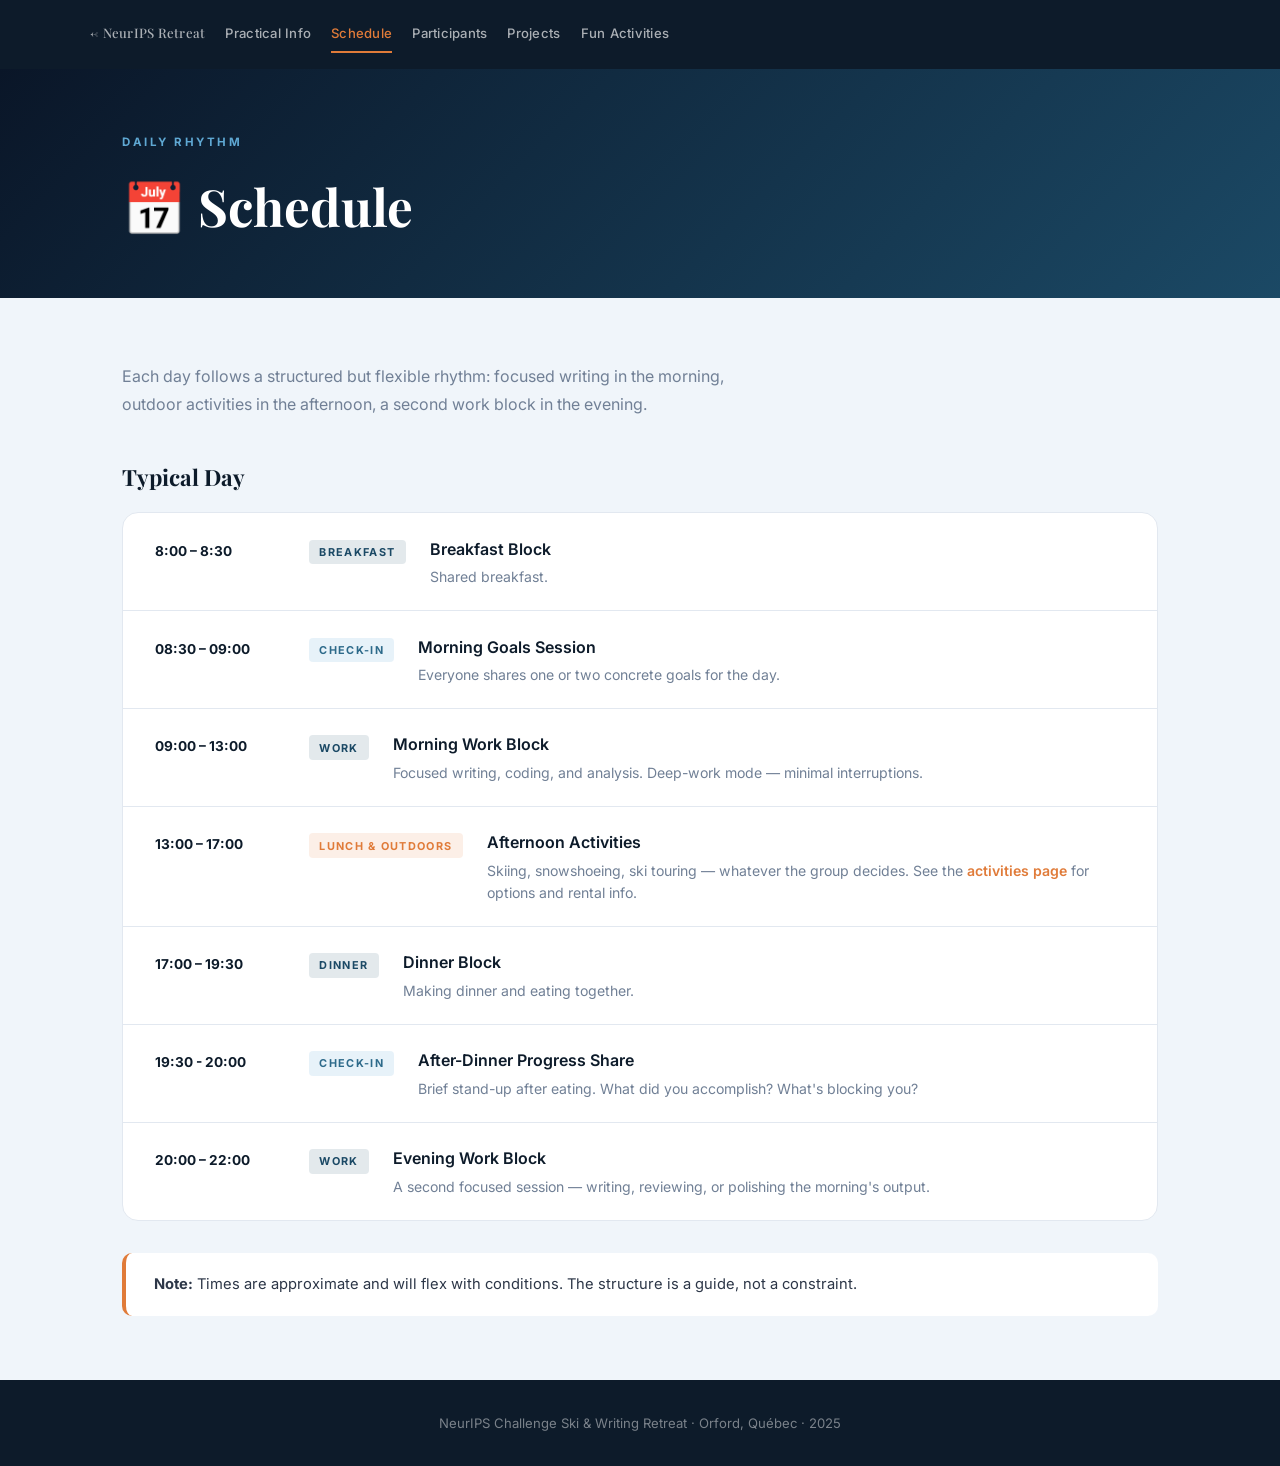
<file: schedule.html>
<!DOCTYPE html>
<html lang="en">
<head>
  <meta charset="UTF-8">
  <meta name="viewport" content="width=device-width, initial-scale=1.0">
  <title>Schedule — NeurIPS Ski Retreat</title>
  <link rel="preconnect" href="https://fonts.googleapis.com">
  <link rel="preconnect" href="https://fonts.gstatic.com" crossorigin>
  <link href="https://fonts.googleapis.com/css2?family=Playfair+Display:wght@400;700;900&family=Inter:wght@300;400;500;600&display=swap" rel="stylesheet">
  <link rel="stylesheet" href="style.css">
</head>
<body>

  <nav class="page-nav">
    <div class="page-nav-inner">
      <a href="index.html" class="page-nav-logo">← NeurIPS Retreat</a>
      <a href="practical.html">Practical Info</a>
      <a href="schedule.html" class="active">Schedule</a>
      <a href="participants.html">Participants</a>
      <a href="projects.html">Projects</a>
      <a href="activities.html">Fun Activities</a>
    </div>
  </nav>

  <div class="page-hero">
    <div class="container">
      <div class="section-label">Daily Rhythm</div>
      <h1>📅 Schedule</h1>
    </div>
  </div>

  <section class="schedule-section">
    <div class="container">

      <p style="color:var(--muted); font-size:1rem; max-width:640px; margin-bottom:2.5rem; line-height:1.75;">
        Each day follows a structured but flexible rhythm: focused writing in the morning, outdoor activities
        in the afternoon, a second work block in the evening.
      </p>

      <h3 style="font-family:'Playfair Display',serif; color:var(--navy); font-size:1.4rem; margin-bottom:1rem;">
        Typical Day
      </h3>

      <div class="day-schedule">

        <div class="schedule-item">
          <div class="schedule-time">8:00 – 8:30</div>
          <span class="schedule-pill pill-work">Breakfast</span>
          <div class="schedule-desc">
            <h4>Breakfast Block</h4>
            <p>Shared breakfast.</p>
          </div>
        </div>

        <div class="schedule-item">
          <div class="schedule-time">08:30 – 09:00</div>
          <span class="schedule-pill pill-social">Check-in</span>
          <div class="schedule-desc">
            <h4>Morning Goals Session</h4>
            <p>Everyone shares one or two concrete goals for the day.</p>
          </div>
        </div>

        <div class="schedule-item">
          <div class="schedule-time">09:00 – 13:00</div>
          <span class="schedule-pill pill-work">Work</span>
          <div class="schedule-desc">
            <h4>Morning Work Block</h4>
            <p>Focused writing, coding, and analysis. Deep-work mode — minimal interruptions.</p>
          </div>
        </div>

        <!-- <div class="schedule-item">
          <div class="schedule-time">12:30 – 13:00</div>
          <span class="schedule-pill pill-social">Check-in</span>
          <div class="schedule-desc">
            <h4>Pre-Lunch Progress Share</h4>
            <p>Brief stand-up before eating. What did you accomplish? What's blocking you?</p>
          </div>
        </div> -->
<!-- 
        <div class="schedule-item">
          <div class="schedule-time">12:30 – 14:00</div>
          <span class="schedule-pill pill-break">Break</span>
          <div class="schedule-desc">
            <h4>Lunch</h4>
            <p>Shared meal. Rest, recharge, chat — no laptops at the table.</p>
          </div>
        </div> -->

        <div class="schedule-item">
          <div class="schedule-time">13:00 – 17:00</div>
          <span class="schedule-pill pill-activity">Lunch &amp; Outdoors</span>
          <div class="schedule-desc">
            <h4>Afternoon Activities</h4>
            <p>
              Skiing, snowshoeing, ski touring — whatever the group decides.
              See the <a href="activities.html" style="color:var(--accent); font-weight:600;">activities page</a>
              for options and rental info.
            </p>
          </div>
        </div>

        <div class="schedule-item">
          <div class="schedule-time">17:00 – 19:30</div>
          <span class="schedule-pill pill-work">Dinner</span>
          <div class="schedule-desc">
            <h4>Dinner Block</h4>
            <p>Making dinner and eating together.</p>
          </div>
        </div>


        <!-- <p>A second focused session — writing, reviewing, or polishing the morning's output.</p>
          </div> -->
        <div class="schedule-item">
          <div class="schedule-time">19:30 - 20:00</div>
         <span class="schedule-pill pill-social">Check-in</span>
          <div class="schedule-desc">
            <h4>After-Dinner Progress Share</h4>
            <p>Brief stand-up after eating. What did you accomplish? What's blocking you?</p>
          </div>
        </div>

        <div class="schedule-item">
          <div class="schedule-time">20:00 – 22:00</div>
          <span class="schedule-pill pill-work">Work</span>
          <div class="schedule-desc">
            <h4>Evening Work Block</h4>
            <p>A second focused session — writing, reviewing, or polishing the morning's output.</p>
          </div>
        </div>

      </div>

      <div class="schedule-note">
        <strong>Note:</strong> Times are approximate and will flex with conditions.
        The structure is a guide, not a constraint.
      </div>

    </div>
  </section>

  <footer class="footer">
    <p>NeurIPS Challenge Ski &amp; Writing Retreat · Orford, Québec · 2025</p>
  </footer>

  <script src="script.js"></script>
</body>
</html>
</file>
<file: style.css>
/* ============================================================
   GLOBAL RESET & VARIABLES
   ============================================================ */
*, *::before, *::after { box-sizing: border-box; margin: 0; padding: 0; }

:root {
  --navy:       #0d1b2a;
  --blue:       #1b4965;
  --sky:        #5fa8d3;
  --snow:       #f0f5fa;
  --accent:     #e07b39;
  --text:       #2d3748;
  --muted:      #718096;
  --white:      #ffffff;
  --border:     #e2e8f0;
}

html { scroll-behavior: smooth; }

body {
  font-family: 'Inter', sans-serif;
  color: var(--text);
  background: var(--snow);
  line-height: 1.7;
}

.container { max-width: 1100px; margin: 0 auto; padding: 0 2rem; }
a { text-decoration: none; color: inherit; }

.body-text {
  font-size: 1.05rem;
  max-width: 720px;
  margin-bottom: 1.25rem;
  line-height: 1.85;
  color: var(--text);
}
.body-text strong { color: var(--navy); }
.body-text a {
  color: inherit;
  transition: color 0.2s;
}
.body-text a:hover,
.body-text a:hover strong { color: var(--accent); }

/* ============================================================
   STICKY NAV  (index.html — slides in after hero)
   ============================================================ */
.sticky-nav {
  position: fixed;
  top: 0; left: 0; right: 0;
  z-index: 1000;
  background: rgba(13, 27, 42, 0.97);
  backdrop-filter: blur(10px);
  padding: 0.9rem 2rem;
  transform: translateY(-100%);
  transition: transform 0.3s ease;
}
.sticky-nav.visible { transform: translateY(0); }

.nav-inner {
  max-width: 1100px;
  margin: 0 auto;
  display: flex;
  align-items: center;
  justify-content: space-between;
}
.nav-logo {
  font-family: 'Playfair Display', serif;
  color: var(--white);
  font-weight: 700;
  font-size: 0.95rem;
}
.nav-links { display: flex; gap: 2rem; }
.nav-links a {
  color: rgba(255,255,255,0.75);
  font-size: 0.88rem;
  font-weight: 500;
  letter-spacing: 0.04em;
  transition: color 0.2s;
}
.nav-links a:hover { color: var(--accent); }

/* ============================================================
   HERO  (index.html)
   ============================================================ */
.hero {
  position: relative;
  min-height: 100vh;
  display: flex;
  align-items: center;
  overflow: hidden;

  /* ── MOUNTAIN PHOTO ────────────────────────────────────────
     Replace this gradient with your own photo:
       background-image: url('mountain.jpg');
       background-size: cover;
       background-position: center;
     ────────────────────────────────────────────────────────── */
  background: linear-gradient(
    150deg,
    #0a1628 0%,
    #1b4965 45%,
    #2d6a8a 75%,
    #5fa8d3 100%
  );
}

.hero-overlay {
  position: absolute;
  inset: 0;
  background: linear-gradient(
    to right,
    rgba(10, 22, 40, 0.88) 0%,
    rgba(10, 22, 40, 0.55) 55%,
    rgba(10, 22, 40, 0.05) 100%
  );
}

.hero::after {
  content: '';
  position: absolute;
  bottom: 0; left: 0; right: 0;
  height: 120px;
  background: linear-gradient(to top, var(--snow), transparent);
  pointer-events: none;
}

.hero-content {
  position: relative;
  z-index: 1;
  padding: 2rem 4rem;
  max-width: 700px;
}

.hero-badge {
  display: inline-block;
  background: rgba(224, 123, 57, 0.18);
  border: 1px solid var(--accent);
  color: var(--accent);
  padding: 0.35rem 1rem;
  border-radius: 999px;
  font-size: 0.75rem;
  font-weight: 700;
  letter-spacing: 0.12em;
  text-transform: uppercase;
  margin-bottom: 1.5rem;
}

.hero-title {
  font-family: 'Playfair Display', serif;
  font-size: clamp(2.4rem, 6vw, 5rem);
  font-weight: 900;
  color: var(--white);
  line-height: 1.1;
  margin-bottom: 1rem;
}
.hero-title-accent { color: var(--sky); }

.hero-subtitle {
  color: rgba(255,255,255,0.65);
  font-size: 1.05rem;
  font-weight: 300;
  letter-spacing: 0.12em;
  margin-bottom: 2.5rem;
  text-transform: uppercase;
}

.hero-cta {
  display: inline-block;
  color: var(--white);
  border: 1px solid rgba(255,255,255,0.45);
  padding: 0.75rem 2rem;
  border-radius: 4px;
  font-size: 0.9rem;
  font-weight: 500;
  letter-spacing: 0.05em;
  transition: all 0.2s;
}
.hero-cta:hover {
  background: rgba(255,255,255,0.1);
  border-color: rgba(255,255,255,0.85);
}

/* ============================================================
   SHARED SECTION STYLES
   ============================================================ */
section { padding: 6rem 0; }

.section-label {
  font-size: 0.72rem;
  font-weight: 700;
  letter-spacing: 0.22em;
  text-transform: uppercase;
  color: var(--accent);
  margin-bottom: 0.65rem;
}

section h2 {
  font-family: 'Playfair Display', serif;
  font-size: clamp(1.8rem, 4vw, 2.8rem);
  font-weight: 700;
  color: var(--navy);
  margin-bottom: 2rem;
}

/* ============================================================
   RATIONALE SECTION
   ============================================================ */
.rationale { background: var(--white); }

.rationale-inner {
  display: flex;
  align-items: center;
  gap: 4rem;
}
.rationale-text { flex: 1; }
.rationale-image {
  flex: 0 0 420px;
}
.rationale-image img {
  width: 100%;
  border-radius: 16px;
  object-fit: cover;
  box-shadow: 0 12px 40px rgba(0,0,0,0.12);
}

@media (max-width: 900px) {
  .rationale-inner { flex-direction: column; gap: 2rem; }
  .rationale-image { flex: none; width: 100%; }
}


/* ============================================================
   CODE OF CONDUCT
   ============================================================ */
.conduct { background: var(--navy); }
.conduct .section-label { color: var(--sky); }
.conduct h2 { color: var(--white); }

.conduct-grid {
  display: grid;
  grid-template-columns: repeat(auto-fit, minmax(280px, 1fr));
  gap: 1.25rem;
  margin-top: 0.5rem;
}
.conduct-item {
  background: rgba(255,255,255,0.05);
  border: 1px solid rgba(255,255,255,0.1);
  border-radius: 12px;
  padding: 1.75rem;
  transition: background 0.2s;
}
.conduct-item:hover { background: rgba(255,255,255,0.09); }
.conduct-icon { font-size: 1.75rem; margin-bottom: 0.7rem; }
.conduct-item h3 {
  font-family: 'Playfair Display', serif;
  font-size: 1.05rem;
  color: var(--white);
  margin-bottom: 0.45rem;
}
.conduct-item p { color: rgba(255,255,255,0.62); font-size: 0.88rem; line-height: 1.6; }

/* ============================================================
   NAVIGATION CARDS  (index.html bottom section)
   ============================================================ */
.nav-section { background: var(--snow); }

.nav-cards {
  display: grid;
  grid-template-columns: repeat(5, 1fr);
  gap: 1rem;
}
.nav-card {
  background: var(--white);
  border: 1px solid var(--border);
  border-radius: 12px;
  padding: 1.25rem;
  display: flex;
  flex-direction: column;
  color: var(--text);
  transition: transform 0.2s, box-shadow 0.2s, border-color 0.2s;
}
.nav-card:hover {
  transform: translateY(-5px);
  box-shadow: 0 14px 40px rgba(0,0,0,0.1);
  border-color: var(--sky);
}
.nav-card-icon { font-size: 1.5rem; margin-bottom: 0.6rem; }
.nav-card h3 {
  font-family: 'Playfair Display', serif;
  font-size: 1rem;
  color: var(--navy);
  margin-bottom: 0.45rem;
}
.nav-card p { color: var(--muted); font-size: 0.82rem; line-height: 1.45; flex: 1; }
.nav-card-arrow { display: block; margin-top: 1rem; color: var(--accent); font-size: 1rem; font-weight: 700; }

/* ============================================================
   ORGANISERS
   ============================================================ */
.organisers { background: var(--snow); }
.organisers-list {
  display: flex;
  gap: 2.5rem;
  flex-wrap: wrap;
  margin-top: 0.5rem;
}
.organiser-item {
  background: var(--white);
  border: 1px solid var(--border);
  border-radius: 12px;
  padding: 1rem 1.5rem;
}
.organiser-name {
  font-family: 'Playfair Display', serif;
  font-size: 1rem;
  font-weight: 700;
  color: var(--navy);
}
.organiser-affil {
  font-size: 0.82rem;
  color: var(--muted);
  margin-top: 0.2rem;
}

/* ============================================================
   FOOTER
   ============================================================ */
.footer {
  background: var(--navy);
  color: rgba(255,255,255,0.45);
  text-align: center;
  padding: 2rem;
  font-size: 0.82rem;
}

/* ============================================================
   SUB-PAGE NAV
   ============================================================ */
.page-nav {
  background: var(--navy);
  padding: 1rem 2rem;
  position: sticky;
  top: 0;
  z-index: 100;
}
.page-nav-inner {
  max-width: 1100px;
  margin: 0 auto;
  display: flex;
  align-items: center;
  gap: 0;
  flex-wrap: nowrap;
}
.page-nav-logo {
  font-family: 'Playfair Display', serif;
  color: var(--white);
  font-weight: 700;
  font-size: 0.9rem;
  margin-right: 2rem;
  white-space: nowrap;
}
.page-nav a {
  color: rgba(255,255,255,0.65);
  font-size: 0.82rem;
  font-weight: 500;
  letter-spacing: 0.02em;
  padding: 0.4rem 0;
  margin-right: 1.25rem;
  border-bottom: 2px solid transparent;
  transition: all 0.2s;
  white-space: nowrap;
}
.page-nav a:hover { color: var(--white); }
.page-nav a.active { color: var(--accent); border-bottom-color: var(--accent); }

/* ============================================================
   SUB-PAGE HERO
   ============================================================ */
.page-hero {
  background: linear-gradient(135deg, #0a1628, #1b4965);
  padding: 4rem 0 3rem;
}
.page-hero .section-label { color: var(--sky); }
.page-hero h1 {
  font-family: 'Playfair Display', serif;
  font-size: clamp(2rem, 4vw, 3.2rem);
  font-weight: 700;
  color: var(--white);
}

/* ============================================================
   ACTIVITY CARDS
   ============================================================ */
.activities-section { padding: 4rem 0; background: var(--snow); }

.activity-card {
  background: var(--white);
  border-radius: 16px;
  padding: 2rem;
  margin-bottom: 1.25rem;
  border: 1px solid var(--border);
  display: flex;
  gap: 1.5rem;
  align-items: flex-start;
}
.activity-icon { font-size: 2.25rem; flex-shrink: 0; }
.activity-content h3 {
  font-family: 'Playfair Display', serif;
  font-size: 1.25rem;
  color: var(--navy);
  margin-bottom: 0.5rem;
}
.activity-content p { color: var(--muted); font-size: 0.93rem; line-height: 1.65; margin-bottom: 0.75rem; }

.activity-tag {
  display: inline-block;
  background: var(--snow);
  border: 1px solid var(--border);
  color: var(--text);
  padding: 0.25rem 0.75rem;
  border-radius: 999px;
  font-size: 0.8rem;
  margin-right: 0.4rem;
  margin-bottom: 0.5rem;
}
.activity-link {
  display: inline-flex;
  align-items: center;
  gap: 0.3rem;
  color: var(--accent);
  font-weight: 600;
  font-size: 0.88rem;
  margin-top: 0.5rem;
  transition: gap 0.2s;
}
.activity-link:hover { gap: 0.55rem; }

/* ============================================================
   SCHEDULE
   ============================================================ */
.schedule-section { padding: 4rem 0; background: var(--snow); }

.day-schedule {
  background: var(--white);
  border-radius: 16px;
  overflow: hidden;
  border: 1px solid var(--border);
  margin-bottom: 2rem;
}
.schedule-item {
  display: flex;
  gap: 1.5rem;
  padding: 1.4rem 2rem;
  border-bottom: 1px solid var(--border);
  align-items: flex-start;
}
.schedule-item:last-child { border-bottom: none; }

.schedule-time {
  font-weight: 700;
  color: var(--navy);
  font-size: 0.85rem;
  min-width: 130px;
  font-family: 'Inter', monospace;
  padding-top: 0.25rem;
}
.schedule-pill {
  font-size: 0.68rem;
  font-weight: 700;
  letter-spacing: 0.12em;
  text-transform: uppercase;
  padding: 0.2rem 0.65rem;
  border-radius: 4px;
  flex-shrink: 0;
  margin-top: 0.25rem;
}
.pill-work     { background: rgba(27,73,101,0.12); color: var(--blue); }
.pill-activity { background: rgba(224,123,57,0.12); color: var(--accent); }
.pill-social   { background: rgba(95,168,211,0.15); color: #2d6a8a; }
.pill-break    { background: rgba(113,128,150,0.12); color: var(--muted); }

.schedule-desc h4 { font-weight: 600; color: var(--navy); margin-bottom: 0.2rem; }
.schedule-desc p  { font-size: 0.88rem; color: var(--muted); line-height: 1.55; }

.schedule-note {
  background: var(--white);
  border-radius: 10px;
  padding: 1.2rem 1.75rem;
  border-left: 4px solid var(--accent);
  font-size: 0.92rem;
  color: var(--text);
}

/* ============================================================
   PARTICIPANTS
   ============================================================ */
.participants-section { padding: 4rem 0; background: var(--snow); }

.participants-grid {
  display: grid;
  grid-template-columns: repeat(auto-fill, minmax(190px, 1fr));
  gap: 1.25rem;
}
.participant-card {
  background: var(--white);
  border-radius: 16px;
  padding: 1.75rem;
  text-align: center;
  border: 1px solid var(--border);
}
.participant-avatar {
  width: 76px;
  height: 76px;
  background: linear-gradient(135deg, var(--blue), var(--sky));
  border-radius: 50%;
  margin: 0 auto 1rem;
  display: flex;
  align-items: center;
  justify-content: center;
  font-size: 1.6rem;
  color: var(--white);
  font-weight: 700;
  font-family: 'Playfair Display', serif;
}
.participant-name {
  font-family: 'Playfair Display', serif;
  font-size: 1rem;
  color: var(--navy);
  font-weight: 700;
}
.participant-role { font-size: 0.8rem; color: var(--muted); margin-top: 0.2rem; }
.participant-presence {
  display: inline-block;
  margin-top: 0.6rem;
  padding: 0.2rem 0.65rem;
  border-radius: 999px;
  font-size: 0.72rem;
  font-weight: 700;
  letter-spacing: 0.06em;
  text-transform: uppercase;
}
.presence-inperson { background: rgba(27,73,101,0.12); color: var(--blue); }
.presence-remote   { background: rgba(113,128,150,0.1); color: var(--muted); }

.participant-add {
  border: 2px dashed var(--border);
  background: transparent;
  display: flex;
  flex-direction: column;
  align-items: center;
  justify-content: center;
  min-height: 165px;
  color: var(--muted);
  font-size: 0.83rem;
  text-align: center;
  gap: 0.5rem;
}

/* ============================================================
   PROJECTS
   ============================================================ */
.projects-section { padding: 4rem 0; background: var(--snow); }

.project-propose {
  background: linear-gradient(135deg, var(--blue), #2d6a8a);
  border-radius: 16px;
  padding: 2rem 2.5rem;
  color: var(--white);
  margin-bottom: 3rem;
  display: flex;
  align-items: center;
  justify-content: space-between;
  gap: 2rem;
  flex-wrap: wrap;
}
.project-propose h3 {
  font-family: 'Playfair Display', serif;
  font-size: 1.35rem;
  margin-bottom: 0.4rem;
}
.project-propose p { color: rgba(255,255,255,0.78); font-size: 0.93rem; }

.btn-propose {
  display: inline-block;
  background: var(--accent);
  color: var(--white);
  padding: 0.75rem 1.75rem;
  border-radius: 8px;
  font-weight: 600;
  font-size: 0.9rem;
  white-space: nowrap;
  transition: background 0.2s;
}
.btn-propose:hover { background: #c96a28; }

.projects-grid {
  display: grid;
  grid-template-columns: repeat(auto-fill, minmax(300px, 1fr));
  gap: 1.25rem;
}
.project-card {
  background: var(--white);
  border-radius: 16px;
  padding: 1.75rem;
  border: 1px solid var(--border);
  transition: transform 0.2s, box-shadow 0.2s;
}
.project-card:hover { transform: translateY(-3px); box-shadow: 0 8px 30px rgba(0,0,0,0.08); }
.project-number { font-size: 0.75rem; color: var(--muted); font-weight: 600; margin-bottom: 0.5rem; }
.project-title { font-family: 'Playfair Display', serif; font-size: 1.05rem; color: var(--navy); margin-bottom: 0.65rem; }
.project-body { font-size: 0.88rem; color: var(--muted); line-height: 1.6; margin-bottom: 1rem; }
.project-meta { display: flex; align-items: center; gap: 0.65rem; font-size: 0.78rem; color: var(--muted); flex-wrap: wrap; }
.project-label { padding: 0.2rem 0.6rem; border-radius: 4px; font-size: 0.72rem; font-weight: 700; }
.project-gh-link { color: var(--accent); font-weight: 600; font-size: 0.83rem; margin-left: auto; }

#projects-loading, #projects-empty {
  text-align: center;
  color: var(--muted);
  padding: 3.5rem 1rem;
  font-size: 1rem;
  grid-column: 1 / -1;
}
#projects-error {
  display: none;
  text-align: center;
  padding: 2rem;
  color: var(--muted);
}

/* ============================================================
   RESPONSIVE
   ============================================================ */
@media (max-width: 768px) {
  /* Hero */
  .hero-content { padding: 2rem 1.25rem; }

  /* Sticky nav (index.html) */
  .sticky-nav { padding: 0.75rem 1.25rem; }
  .nav-inner { flex-wrap: wrap; }
  .nav-logo { width: 100%; margin-bottom: 0.4rem; }
  .nav-links { gap: 0.5rem 0.9rem; flex-wrap: wrap; }

  /* Page nav (sub-pages) */
  .page-nav { padding: 0.75rem 1.25rem; }
  .page-nav-inner { flex-wrap: wrap; }
  .page-nav-logo { width: 100%; margin-right: 0; margin-bottom: 0.4rem; }
  .page-nav a { margin-right: 0.9rem; font-size: 0.82rem; }

  /* Nav cards */
  .nav-cards { grid-template-columns: repeat(2, 1fr); }

  /* Section spacing */
  section { padding: 4rem 0; }

  /* Rationale image */
  .rationale-image img { max-width: 100%; }

  /* Activity cards */
  .activity-card { flex-direction: column; }

  /* Schedule */
  .schedule-item { flex-wrap: wrap; gap: 0.75rem; }
  .schedule-time { min-width: auto; }

  /* Projects */
  .project-propose { flex-direction: column; text-align: center; }
  .btn-propose { align-self: center; }
}

@media (max-width: 480px) {
  .container { padding: 0 1rem; }
  .nav-cards { grid-template-columns: 1fr; }
  .page-hero { padding: 2.5rem 0 2rem; }
  section { padding: 3rem 0; }
}
</file>
